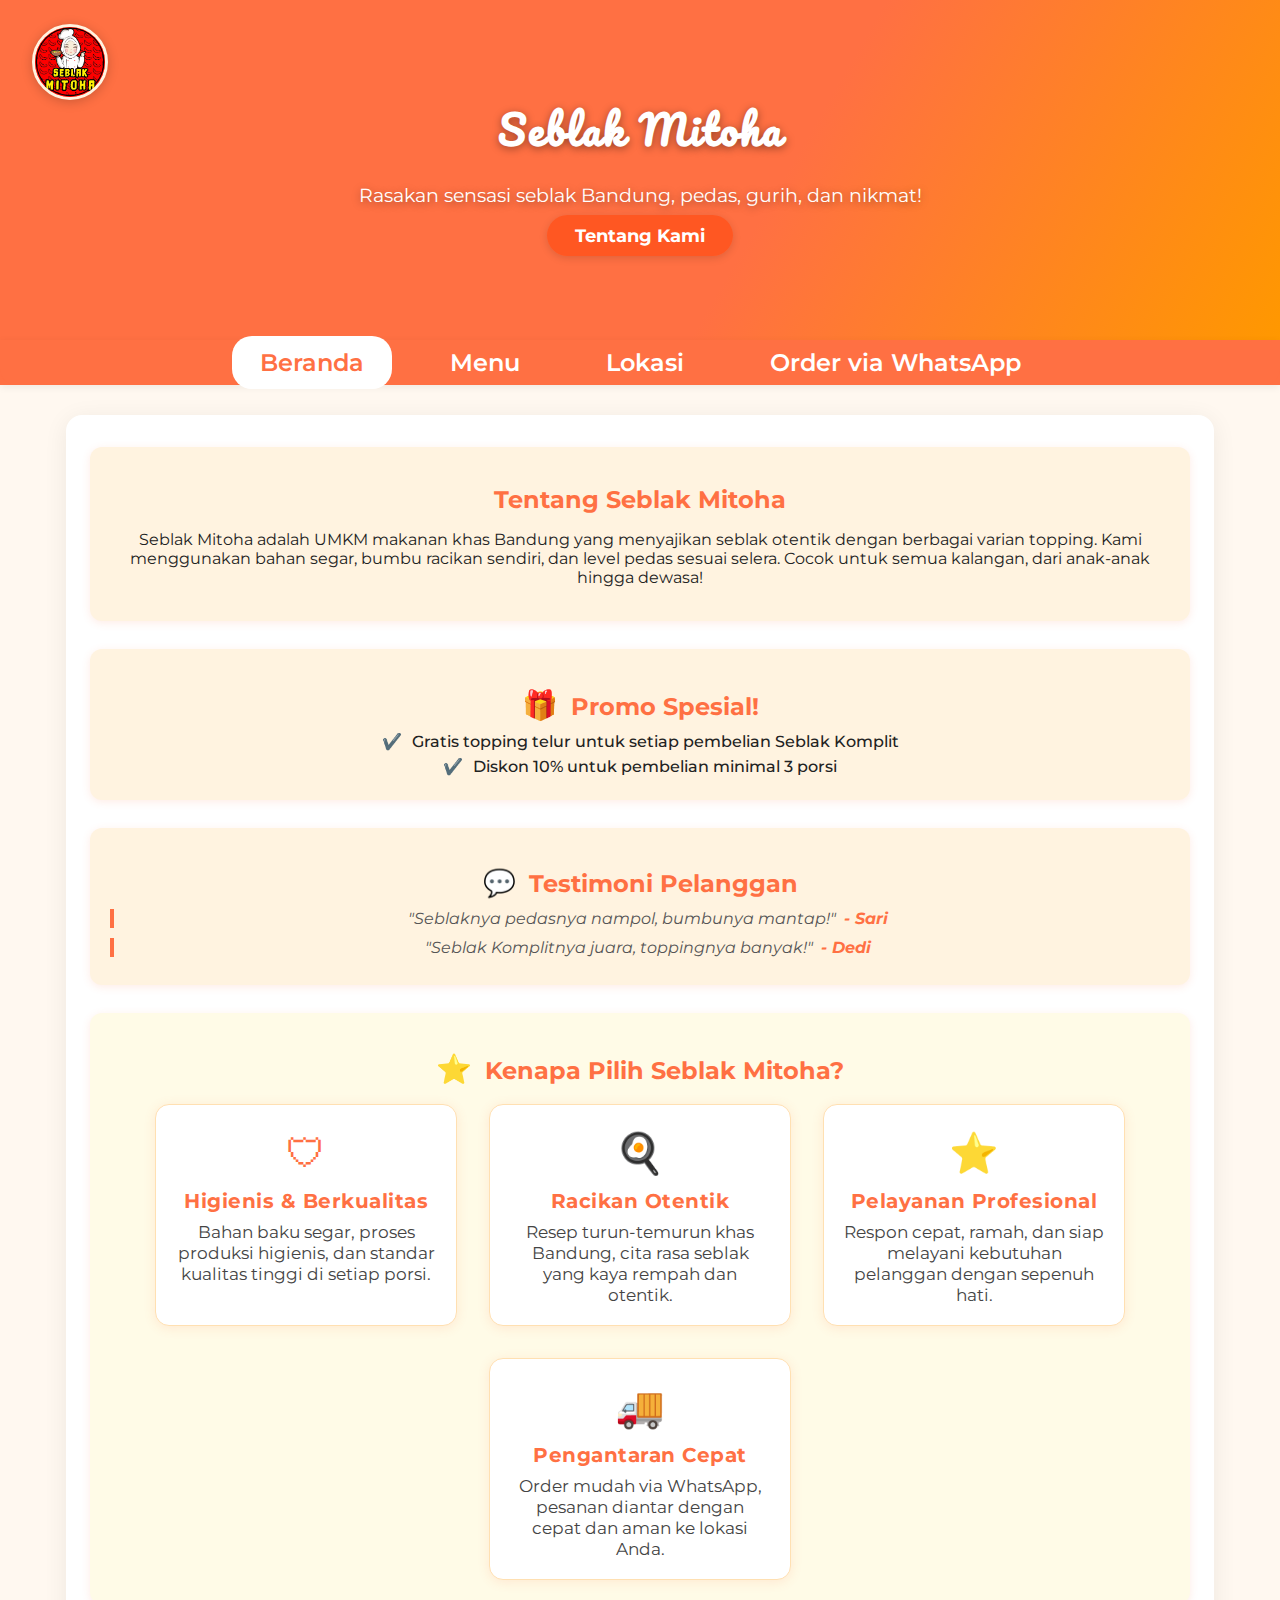
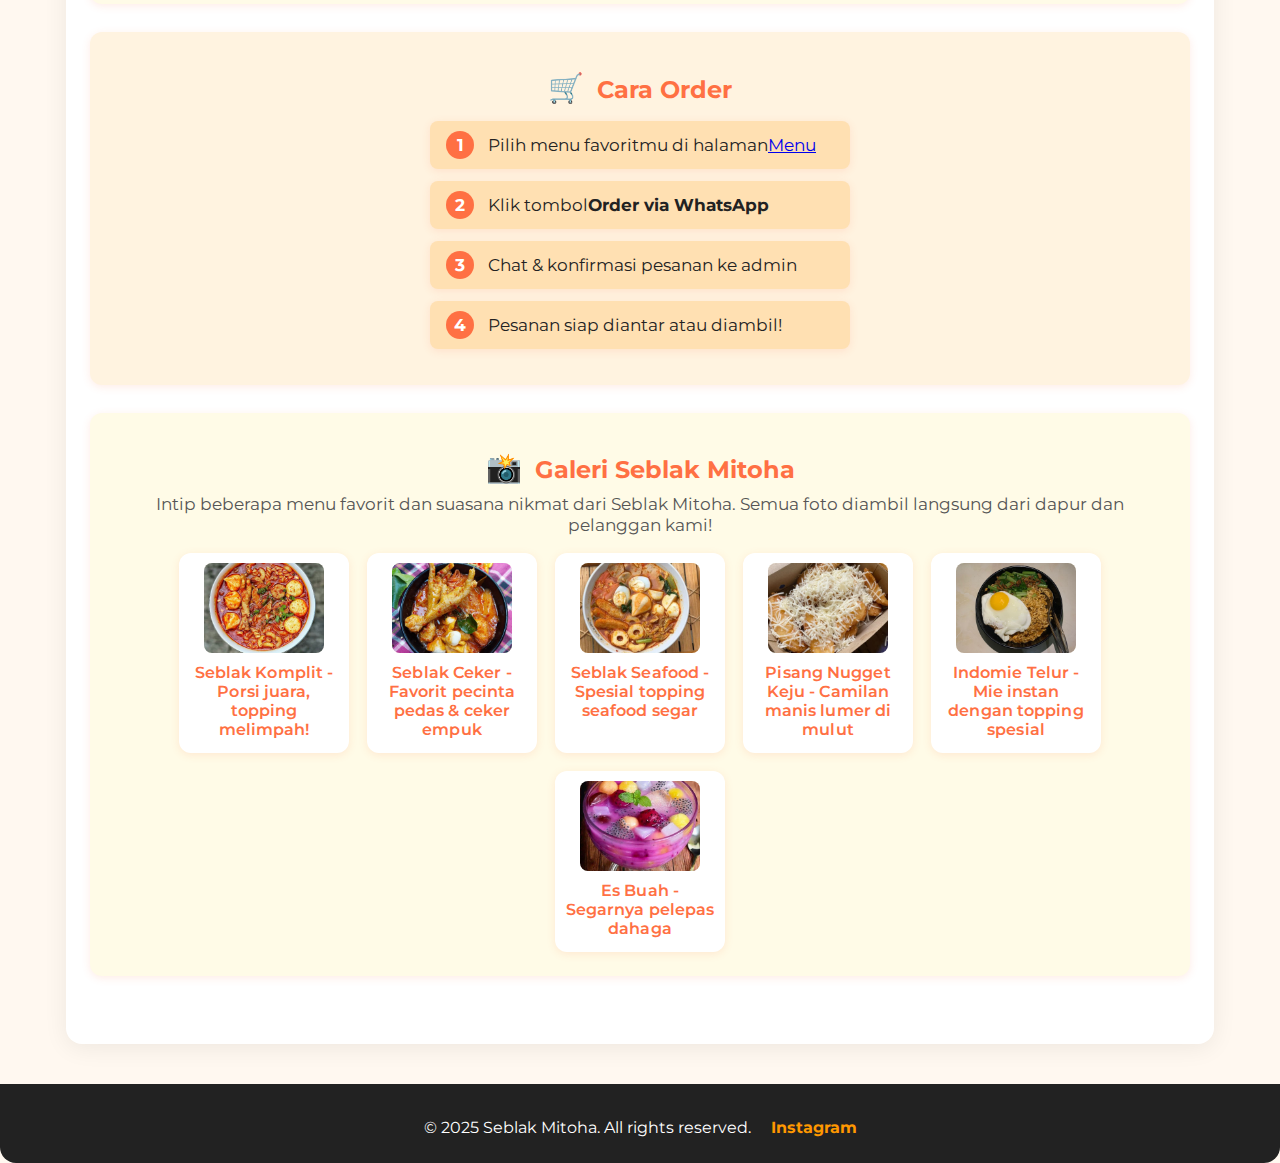
<file: index.html>
<!DOCTYPE html>
<html lang="id">
<head>
    <meta charset="UTF-8">
    <meta name="viewport" content="width=device-width, initial-scale=1.0">
    <title>Seblak Mitoha | Makanan Khas Bandung</title>
    <link rel="stylesheet" href="style.css">
    <script src="script.js" defer></script>
    <link href="https://fonts.googleapis.com/css2?family=Montserrat:wght@400;700&family=Pacifico&display=swap" rel="stylesheet">
</head>
<body>
    <header>
        <div class="hero">
            <img src="assets/img/logoseblak.png" alt="Logo Seblak Mitoha" class="logo-hero">
            <div class="hero-text animate-fadein">
                <h1 class="brand-title">Seblak Mitoha</h1>
                <p>Rasakan sensasi seblak Bandung, pedas, gurih, dan nikmat!</p>
                <a href="#home-section" class="btn-utama">Tentang Kami</a>
            </div>
        </div>
        <nav class="sticky-nav">
            <ul>
                <li><a href="index.html" class="active">Beranda</a></li>
                <li><a href="menu.html">Menu</a></li>
                <li><a href="location.html">Lokasi</a></li>
                <li><a href="https://wa.me/62881012897734" target="_blank">Order via WhatsApp</a></li>
            </ul>
        </nav>
    </header>
    <main id="main-content">
        <section id="home-section">
            <div class="tentang animate-slideup">
                <h2>Tentang Seblak Mitoha</h2>
                <p>Seblak Mitoha adalah UMKM makanan khas Bandung yang menyajikan seblak otentik dengan berbagai varian topping. Kami menggunakan bahan segar, bumbu racikan sendiri, dan level pedas sesuai selera. Cocok untuk semua kalangan, dari anak-anak hingga dewasa!</p>
            </div>
            <div class="promo animate-slideup">
                <h2><span class="icon-promo">🎁</span> Promo Spesial!</h2>
                <ul>
                    <li><span class="icon-check">✔️</span> Gratis topping telur untuk setiap pembelian Seblak Komplit</li>
                    <li><span class="icon-check">✔️</span> Diskon 10% untuk pembelian minimal 3 porsi</li>
                </ul>
            </div>
            <div class="testimoni animate-slideup">
                <h2><span class="icon-testimoni">💬</span> Testimoni Pelanggan</h2>
                <blockquote>"Seblaknya pedasnya nampol, bumbunya mantap!" <span class="testi-nama">- Sari</span></blockquote>
                <blockquote>"Seblak Komplitnya juara, toppingnya banyak!" <span class="testi-nama">- Dedi</span></blockquote>
            </div>
            <!-- Section Kenapa Pilih Kami -->
            <div class="kenapa-kami animate-slideup">
                <h2><span class="icon-why">&#11088;</span> Kenapa Pilih <span style="color:#ff7043">Seblak Mitoha</span>?</h2>
                <div class="why-list why-list-modern">
                    <div class="why-item why-modern">
                        <span class="why-icon-modern">&#128737;</span>
                        <h3>Higienis & Berkualitas</h3>
                        <p>Bahan baku segar, proses produksi higienis, dan standar kualitas tinggi di setiap porsi.</p>
                    </div>
                    <div class="why-item why-modern">
                        <span class="why-icon-modern">&#127859;</span>
                        <h3>Racikan Otentik</h3>
                        <p>Resep turun-temurun khas Bandung, cita rasa seblak yang kaya rempah dan otentik.</p>
                    </div>
                    <div class="why-item why-modern">
                        <span class="why-icon-modern">&#11088;</span>
                        <h3>Pelayanan Profesional</h3>
                        <p>Respon cepat, ramah, dan siap melayani kebutuhan pelanggan dengan sepenuh hati.</p>
                    </div>
                    <div class="why-item why-modern">
                        <span class="why-icon-modern">&#128666;</span>
                        <h3>Pengantaran Cepat</h3>
                        <p>Order mudah via WhatsApp, pesanan diantar dengan cepat dan aman ke lokasi Anda.</p>
                    </div>
                </div>
            </div>
            <!-- Section Cara Order -->
            <div class="cara-order animate-slideup">
                <h2><span class="icon-order">🛒</span> Cara Order</h2>
                <ol class="order-list">
                    <li><span class="order-step">1</span> Pilih menu favoritmu di halaman <a href="menu.html">Menu</a></li>
                    <li><span class="order-step">2</span> Klik tombol <b>Order via WhatsApp</b></li>
                    <li><span class="order-step">3</span> Chat & konfirmasi pesanan ke admin</li>
                    <li><span class="order-step">4</span> Pesanan siap diantar atau diambil!</li>
                </ol>
            </div>
            <!-- Section Galeri -->
            <div class="galeri animate-slideup">
                <h2><span class="icon-galeri">📸</span> Galeri Seblak Mitoha</h2>
                <p class="galeri-desc">Intip beberapa menu favorit dan suasana nikmat dari Seblak Mitoha. Semua foto diambil langsung dari dapur dan pelanggan kami!</p>
                <div class="galeri-list">
                    <div class="galeri-item">
                        <img src="assets/img/SeblakOriginal.jpg" alt="Seblak Komplit">
                        <span class="galeri-caption">Seblak Komplit - Porsi juara, topping melimpah!</span>
                    </div>
                    <div class="galeri-item">
                        <img src="assets/img/seblak-ceker.jpg" alt="Seblak Ceker">
                        <span class="galeri-caption">Seblak Ceker - Favorit pecinta pedas & ceker empuk</span>
                    </div>
                    <div class="galeri-item">
                        <img src="assets/img/seblak-seafood.jpg" alt="Seblak Seafood">
                        <span class="galeri-caption">Seblak Seafood - Spesial topping seafood segar</span>
                    </div>
                    <div class="galeri-item">
                        <img src="assets/img/pisang-nugget-keju.jpg" alt="Pisang Nugget Keju">
                        <span class="galeri-caption">Pisang Nugget Keju - Camilan manis lumer di mulut</span>
                    </div>
                    <div class="galeri-item">
                        <img src="assets/img/indomie-telor.jpg" alt="Indomie Telur">
                        <span class="galeri-caption">Indomie Telur - Mie instan dengan topping spesial</span>
                    </div>
                    <div class="galeri-item">
                        <img src="assets/img/esbuah.jpg" alt="Es Buah">
                        <span class="galeri-caption">Es Buah - Segarnya pelepas dahaga</span>
                    </div>
                </div>
            </div>
        </section>
    </main>
    <footer>
        <p>&copy; 2025 Seblak Mitoha. All rights reserved. &nbsp; <a href="https://instagram.com/seblakmitoha" target="_blank" class="footer-ig">Instagram</a></p>
    </footer>
</body>
</html>
</file>
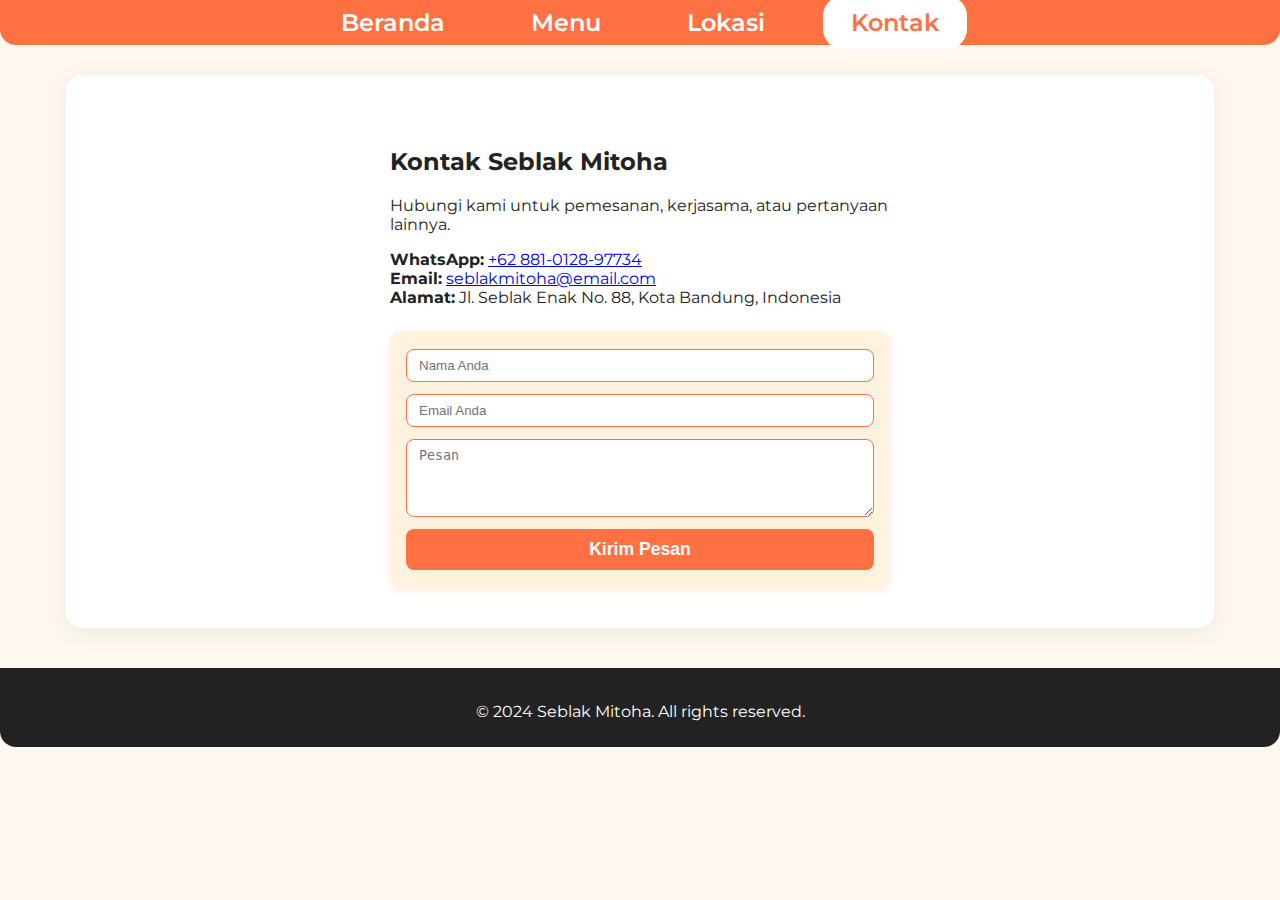
<file: contact.html>
<!DOCTYPE html>
<html lang="id">
<head>
    <meta charset="UTF-8">
    <meta name="viewport" content="width=device-width, initial-scale=1.0">
    <title>Kontak | Seblak Mitoha</title>
    <link rel="stylesheet" href="style.css">
    <link href="https://fonts.googleapis.com/css2?family=Montserrat:wght@400;700&display=swap" rel="stylesheet">
</head>
<body>
    <header>
        <nav>
            <ul>
                <li><a href="index.html">Beranda</a></li>
                <li><a href="menu.html">Menu</a></li>
                <li><a href="location.html">Lokasi</a></li>
                <li><a href="contact.html" class="active">Kontak</a></li>
            </ul>
        </nav>
    </header>
    <main>
        <section id="contact-section" style="max-width:500px;margin:40px auto 0 auto;">
            <h2>Kontak Seblak Mitoha</h2>
            <p>Hubungi kami untuk pemesanan, kerjasama, atau pertanyaan lainnya.</p>
            <ul style="list-style:none;padding:0;margin-bottom:24px;">
                <li><b>WhatsApp:</b> <a href="https://wa.me/62881012897734" target="_blank">+62 881-0128-97734</a></li>
                <li><b>Email:</b> <a href="mailto:seblakmitoha@email.com">seblakmitoha@email.com</a></li>
                <li><b>Alamat:</b> Jl. Seblak Enak No. 88, Kota Bandung, Indonesia</li>
            </ul>
            <form style="background:#fff3e0;padding:18px 16px;border-radius:12px;box-shadow:0 2px 8px #ff704322;display:flex;flex-direction:column;gap:12px;">
                <input type="text" placeholder="Nama Anda" required style="padding:8px 12px;border-radius:8px;border:1px solid #ff7043;">
                <input type="email" placeholder="Email Anda" required style="padding:8px 12px;border-radius:8px;border:1px solid #ff7043;">
                <textarea placeholder="Pesan" rows="4" required style="padding:8px 12px;border-radius:8px;border:1px solid #ff7043;"></textarea>
                <button type="submit" style="background:#ff7043;color:#fff;padding:10px 0;border:none;border-radius:8px;font-weight:bold;font-size:1.1em;cursor:pointer;">Kirim Pesan</button>
            </form>
        </section>
    </main>
    <footer>
        <p>&copy; 2024 Seblak Mitoha. All rights reserved.</p>
    </footer>
</body>
</html>
</file>
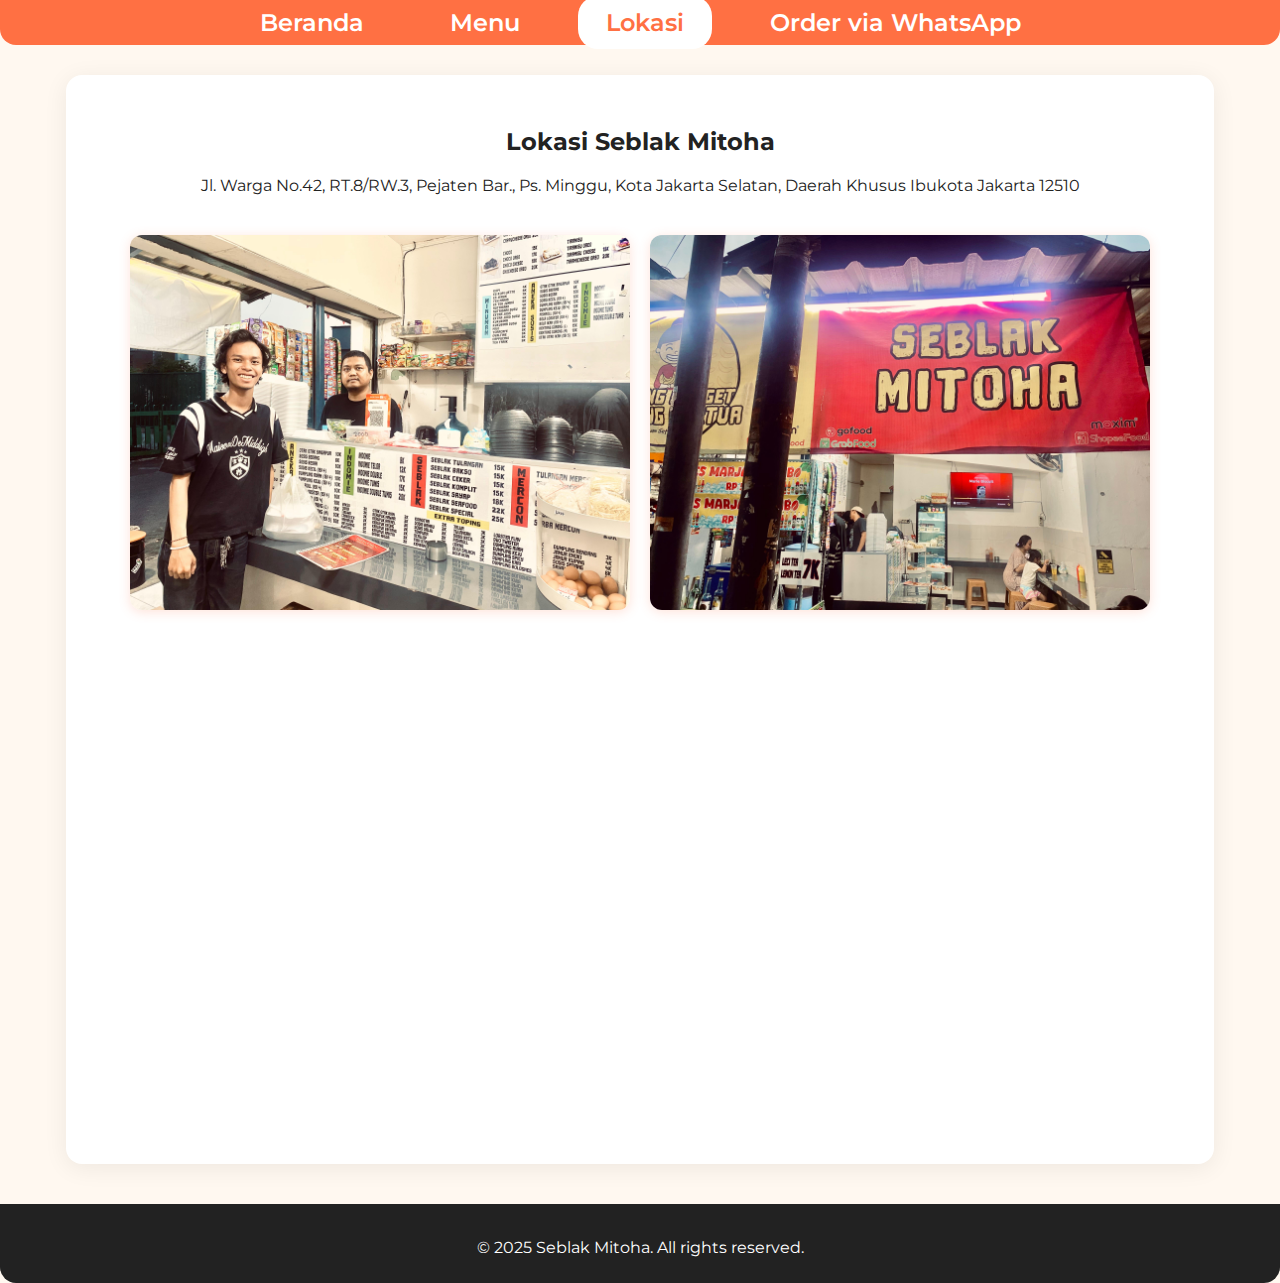
<file: location.html>
<!DOCTYPE html>
<html lang="id">
<head>
    <meta charset="UTF-8">
    <meta name="viewport" content="width=device-width, initial-scale=1.0">
    <title>Lokasi Seblak Mitoha</title>
    <link rel="stylesheet" href="style.css">
    <link href="https://fonts.googleapis.com/css2?family=Montserrat:wght@400;700&display=swap" rel="stylesheet">
</head>
<body>
    <header>
        <nav>
            <ul>
                <li><a href="index.html">Beranda</a></li>
                <li><a href="index.html#menu-section">Menu</a></li>
                <li><a href="location.html" class="active">Lokasi</a></li>
                <li><a href="https://wa.me/62881012897734" target="_blank">Order via WhatsApp</a></li>
            </ul>
        </nav>
    </header>
    <main>
        <section id="lokasi-section">
            <h2>Lokasi Seblak Mitoha</h2>
            <p>Jl. Warga No.42, RT.8/RW.3, Pejaten Bar., Ps. Minggu, Kota Jakarta Selatan, Daerah Khusus Ibukota Jakarta 12510</p>
            <div class="store-images">
                <img src="assets/img/seblak mitoha.jpg" alt="Foto Depan Toko Seblak">
                <img src="assets/img/depan seblak.jpg" alt="Foto Depan Toko Seblak 2">
            </div>
            <div style="margin:20px auto;max-width:500px;">
                <iframe src="https://www.google.com/maps/embed?pb=!1m18!1m12!1m3!1d3965.934541759147!2d106.83900087499079!3d-6.272338293716423!2m3!1f0!2f0!3f0!3m2!1i1024!2i768!4f13.1!3m3!1m2!1s0x2e69f360b91f0291%3A0x26ce4ce97ddc2d5b!2sSeblak%20Mitoha%20-%20Pasar%20Minggu!5e0!3m2!1sen!2sid!4v1749019923736!5m2!1sen!2sid" width="600" height="450" style="border:0;" allowfullscreen="" loading="lazy" referrerpolicy="no-referrer-when-downgrade"></iframe>
        </section>
    </main>
    <footer>
        <p>&copy; 2025 Seblak Mitoha. All rights reserved.</p>
    </footer>
</body>
</html>
</file>
<file: style.css>
body {
    font-family: 'Montserrat', Arial, sans-serif;
    margin: 0;
    padding: 0;
    background: #fff8f0;
    color: #222;
}
header {
    padding: 0;
    margin-bottom: 0;
}
.main-nav {
    /* Gaya untuk navigasi Anda */
    display: flex;
    align-items: center;
    padding: 10px 20px;
    background-color: #f8f8f8; /* Contoh warna background */
}

.navbar-brand img {
    height: 40px; /* Sesuaikan tinggi logo */
    width: auto;
}
.logo-hero {
    position: absolute;
    top: 24px;
    left: 32px;
    width: 70px;
    height: 70px;
    border-radius: 50%;
    box-shadow: 0 2px 12px #0003;
    background: #fff;
    z-index: 3;
    border: 3px solid #fff3e0;
}
.brand-title {
    font-family: 'Pacifico', cursive;
    font-size: 2.8em;
    letter-spacing: 2px;
    margin-bottom: 8px;
    color: #fff;
    text-shadow: 0 2px 8px #0006;
}
.hero {
    background: linear-gradient(120deg, #ff7043 60%, #ff9800 100%), url('assets/img/seblak-spesial.jpg') center/cover no-repeat;
    position: relative;
    width: 100%;
    height: 340px;
    overflow: hidden;
    display: flex;
    align-items: center;
    justify-content: center;
}
.hero-img {
    width: 100%;
    height: 320px;
    object-fit: cover;
    filter: brightness(0.7);
    position: absolute;
    left: 0; top: 0;
    z-index: 1;
}
.hero-text {
    position: relative;
    z-index: 2;
    color: #fff;
    text-align: center;
    animation: fadein 1.2s;
}
@keyframes fadein {
    from { opacity: 0; transform: translateY(30px); }
    to { opacity: 1; transform: none; }
}
.animate-fadein {
    animation: fadein 1.2s;
}
.animate-slideup {
    animation: slideup 1.1s;
}
@keyframes slideup {
    from { opacity: 0; transform: translateY(40px); }
    to { opacity: 1; transform: none; }
}
.hero-text h1 {
    font-size: 2.5em;
    margin: 0 0 10px 0;
    letter-spacing: 2px;
    text-shadow: 0 2px 8px #0006;
}
.hero-text p {
    font-size: 1.2em;
    margin-bottom: 18px;
    text-shadow: 0 2px 8px #0006;
}
.btn-utama {
    background: #ff5722;
    color: #fff;
    padding: 10px 28px;
    border-radius: 24px;
    font-size: 1.1em;
    text-decoration: none;
    font-weight: bold;
    box-shadow: 0 2px 8px #0002;
    transition: background 0.2s;
}
.btn-utama:hover {
    background: #ff9800;
    color: #fff;
}
nav ul {
    list-style: none;
    padding: 0;
    margin: 0;
    display: flex;
    justify-content: center;
    gap: 30px;
    background: #ff7043;
    border-radius: 0 0 16px 16px;
    font-size: 1.25em;
    padding-top: 8px;
    padding-bottom: 8px;
}
nav a {
    color: #fff;
    text-decoration: none;
    font-weight: 600;
    font-size: 1.18em;
    padding: 12px 28px;
    border-radius: 20px;
    transition: background 0.2s;
}
nav a.active, nav a:hover {
    background: #fff;
    color: #ff7043;
}
main {
    max-width: 1100px;
    margin: 30px auto 0 auto;
    background: #fff;
    border-radius: 16px;
    box-shadow: 0 4px 24px rgba(0,0,0,0.07);
    padding: 32px 24px 40px 24px;
    min-height: 400px;
}
.filter-kategori {
    display: flex;
    gap: 16px;
    margin-bottom: 24px;
    justify-content: center;
}
.filter-kategori a {
    background: #ffe0b2;
    color: #ff7043;
    padding: 6px 18px;
    border-radius: 18px;
    text-decoration: none;
    font-weight: 600;
    transition: background 0.2s, color 0.2s;
}
.filter-kategori a.active, .filter-kategori a:hover {
    background: #ff7043;
    color: #fff;
}
.produk-list {
    display: flex;
    flex-wrap: wrap;
    gap: 24px;
    justify-content: center;
}
.product-card {
    background: #fff3e0;
    border-radius: 14px;
    box-shadow: 0 2px 8px #ff704333;
    width: 230px;
    padding: 18px 12px 16px 12px;
    text-align: center;
    transition: transform 0.15s, box-shadow 0.15s;
    position: relative;
}
.product-card:hover {
    transform: translateY(-6px) scale(1.03);
    box-shadow: 0 8px 24px #ff704355;
}
.img-wrap {
    position: relative;
    width: 100%;
    height: 140px;
    margin-bottom: 10px;
}
.product-card img {
    width: 100%;
    height: 140px;
    object-fit: cover;
    border-radius: 8px;
    background: #fffbe7;
}
.badge {
    position: absolute;
    top: 8px;
    left: 8px;
    background: #ff5722;
    color: #fff;
    padding: 3px 12px;
    border-radius: 12px;
    font-size: 0.85em;
    font-weight: bold;
    box-shadow: 0 2px 8px #0002;
}
.product-card h3 {
    margin: 0 0 6px 0;
    font-size: 1.1em;
}
.harga {
    color: #ff7043;
    font-weight: bold;
    margin-bottom: 10px;
}
.btn-detail {
    background: #fff;
    color: #ff7043;
    border: 2px solid #ff7043;
    border-radius: 18px;
    padding: 5px 16px;
    margin-bottom: 8px;
    font-weight: 600;
    cursor: pointer;
    transition: background 0.2s, color 0.2s;
}
.btn-detail:hover {
    background: #ff7043;
    color: #fff;
}
.btn-order {
    display: inline-block;
    background: #ff5722;
    color: #fff;
    padding: 7px 18px;
    border-radius: 18px;
    text-decoration: none;
    font-size: 1em;
    font-weight: 600;
    margin-top: 4px;
    transition: background 0.2s;
}
.btn-order:hover {
    background: #ff7043;
    color: #fff;
}
.modal {
    display: none;
    position: fixed;
    z-index: 1000;
    left: 0; top: 0;
    width: 100vw; height: 100vh;
    background: rgba(0,0,0,0.4);
    align-items: center;
    justify-content: center;
}
.modal-content {
    background: #fff;
    border-radius: 16px;
    padding: 32px 24px 24px 24px;
    max-width: 400px;
    margin: auto;
    position: relative;
    text-align: center;
    box-shadow: 0 8px 32px #0003;
}
.modal-content .close {
    position: absolute;
    right: 18px;
    top: 12px;
    font-size: 1.6em;
    color: #ff7043;
    cursor: pointer;
}
.tentang, .promo, .testimoni {
    background: #fff3e0;
    border-radius: 12px;
    padding: 18px 20px;
    margin-bottom: 28px;
    box-shadow: 0 2px 8px #ff704322;
    text-align: center;
}
.tentang h2, .promo h2, .testimoni h2 {
    color: #ff7043;
    margin-bottom: 10px;
}
.promo ul {
    margin: 0; padding: 0; list-style: none;
}
.promo li {
    margin-bottom: 6px;
    font-weight: 500;
}
.testimoni blockquote {
    font-style: italic;
    color: #555;
    margin: 0 0 10px 0;
    border-left: 4px solid #ff7043;
    padding-left: 12px;
}
#lokasi-section {
    text-align: center;
}
#lokasi-section img {
    width: 100%;
    max-width: 500px;
    border-radius: 12px;
    margin: 20px 0;
    box-shadow: 0 2px 12px #ff704333;
}
footer {
    background: #222;
    color: #fff;
    text-align: center;
    padding: 18px 0 10px 0;
    border-radius: 0 0 16px 16px;
    margin-top: 40px;
    font-size: 1em;
}
.footer-ig {
    color: #ff9800;
    text-decoration: none;
    font-weight: bold;
    margin-left: 8px;
    transition: color 0.2s;
}
.footer-ig:hover {
    color: #fff3e0;
}
.sticky-nav {
    position: sticky;
    top: 0;
    z-index: 10;
    background: #ff7043;
    box-shadow: 0 2px 8px #0001;
}
.icon-promo {
    font-size: 1.2em;
    margin-right: 6px;
}
.icon-check {
    color: #ff7043;
    margin-right: 6px;
}
.icon-testimoni {
    font-size: 1.1em;
    margin-right: 6px;
}
.testi-nama {
    color: #ff7043;
    font-weight: bold;
    margin-left: 4px;
}
.kenapa-kami {
    background: #fffbe7;
    border-radius: 12px;
    padding: 18px 20px 24px 20px;
    margin-bottom: 28px;
    box-shadow: 0 2px 8px #ff704322;
    text-align: center;
}
.kenapa-kami h2 {
    color: #ff7043;
    margin-bottom: 18px;
}
.why-list {
    display: flex;
    flex-wrap: wrap;
    justify-content: center;
    gap: 28px;
    margin-top: 10px;
}
.why-item {
    background: #ffe0b2;
    border-radius: 10px;
    padding: 16px 18px;
    min-width: 150px;
    display: flex;
    flex-direction: column;
    align-items: center;
    box-shadow: 0 2px 8px #ff704322;
    font-size: 1.08em;
}
.why-icon {
    font-size: 2em;
    margin-bottom: 8px;
}
.cara-order {
    background: #fff3e0;
    border-radius: 12px;
    padding: 18px 20px 24px 20px;
    margin-bottom: 28px;
    box-shadow: 0 2px 8px #ff704322;
    text-align: center;
}
.cara-order h2 {
    color: #ff7043;
    margin-bottom: 16px;
}
.order-list {
    text-align: left;
    max-width: 420px;
    margin: 0 auto;
    padding-left: 0;
}
.order-list li {
    background: #ffe0b2;
    border-radius: 8px;
    margin-bottom: 12px;
    padding: 10px 16px;
    font-size: 1.08em;
    display: flex;
    align-items: center;
    box-shadow: 0 2px 8px #ff704322;
}
.order-step {
    background: #ff7043;
    color: #fff;
    border-radius: 50%;
    width: 28px;
    height: 28px;
    display: inline-flex;
    align-items: center;
    justify-content: center;
    font-weight: bold;
    margin-right: 14px;
    font-size: 1em;
}
.galeri {
    background: #fffbe7;
    border-radius: 12px;
    padding: 18px 20px 24px 20px;
    margin-bottom: 28px;
    box-shadow: 0 2px 8px #ff704322;
    text-align: center;
}
.galeri h2 {
    color: #ff7043;
    margin-bottom: 16px;
}
.galeri-desc {
    color: #555;
    font-size: 1.08em;
    margin-bottom: 18px;
    margin-top: -8px;
}
.galeri-list {
    display: flex;
    flex-wrap: wrap;
    gap: 18px;
    justify-content: center;
    margin-top: 10px;
}
.galeri-item {
    display: flex;
    flex-direction: column;
    align-items: center;
    background: #fff;
    border-radius: 12px;
    box-shadow: 0 2px 8px #ff704322;
    padding: 10px 10px 14px 10px;
    width: 150px;
    transition: transform 0.18s, box-shadow 0.18s;
}
.galeri-item:hover {
    transform: translateY(-6px) scale(1.05);
    box-shadow: 0 8px 24px #ff704355;
}
.galeri-item img {
    width: 120px;
    height: 90px;
    object-fit: cover;
    border-radius: 8px;
    background: #fffbe7;
    margin-bottom: 8px;
}
.galeri-caption {
    font-size: 0.98em;
    color: #ff7043;
    text-align: center;
    margin-top: 2px;
    font-weight: 600;
    letter-spacing: 0.1px;
}
.icon-why, .icon-order, .icon-galeri {
    font-size: 1.2em;
    margin-right: 6px;
}
.why-list-modern {
    gap: 32px;
    margin-top: 18px;
}
.why-item.why-modern {
    background: #fff;
    border-radius: 14px;
    box-shadow: 0 2px 12px #ff704322;
    padding: 24px 20px 20px 20px;
    min-width: 210px;
    max-width: 260px;
    flex: 1 1 210px;
    display: flex;
    flex-direction: column;
    align-items: center;
    transition: transform 0.18s, box-shadow 0.18s;
    border: 1.5px solid #ffe0b2;
}
.why-item.why-modern:hover {
    transform: translateY(-6px) scale(1.04);
    box-shadow: 0 8px 24px #ff704355;
    border-color: #ff7043;
}
.why-icon-modern {
    font-size: 2.3em;
    margin-bottom: 12px;
    color: #ff7043;
    display: block;
}
.why-item.why-modern h3 {
    font-size: 1.13em;
    margin: 0 0 8px 0;
    color: #ff7043;
    font-family: 'Montserrat', Arial, sans-serif;
    font-weight: 700;
    letter-spacing: 0.5px;
}
.why-item.why-modern p {
    font-size: 1em;
    color: #444;
    margin: 0;
    text-align: center;
}
@media (max-width: 900px) {
    .why-list-modern {
        flex-direction: column;
        gap: 18px;
    }
    .why-item.why-modern {
        max-width: 100%;
    }
    .galeri-list {
        gap: 10px;
    }
    .galeri-item {
        width: 110px;
        padding: 8px 4px 10px 4px;
    }
    .galeri-item img {
        width: 90px;
        height: 70px;
    }
    .galeri-caption {
        font-size: 0.88em;
    }
}
@media (max-width: 700px) {
    main {
        padding: 12px 4px 24px 4px;
    }
    .produk-list {
        gap: 12px;
    }
    .product-card {
        width: 90vw;
        min-width: 150px;
        padding: 10px 4px 10px 4px;
    }
    .logo-hero {
        width: 48px;
        height: 48px;
        left: 12px;
        top: 12px;
    }
    .brand-title {
        font-size: 1.7em;
    }
    .hero {
        height: 180px;
    }
    .hero-img {
        height: 180px;
    }
    .why-list {
        flex-direction: column;
        gap: 14px;
    }
    .galeri-list {
        gap: 8px;
    }
    .galeri-list img {
        width: 90px;
        height: 70px;
    }
    nav ul {
        font-size: 1em;
        padding-top: 4px;
        padding-bottom: 4px;
    }
    nav a {
        font-size: 1em;
        padding: 8px 12px;
    }
}
.store-images {
    display: flex;
    gap: 20px;
    justify-content: center;
    flex-wrap: wrap;
    margin: 20px 0;
}

.store-images img {
    max-width: 45%;
    height: auto;
    border-radius: 8px;
    box-shadow: 0 2px 4px rgba(0,0,0,0.1);
}

@media (max-width: 768px) {
    .store-images img {
        max-width: 100%;
    }
}
</file>
